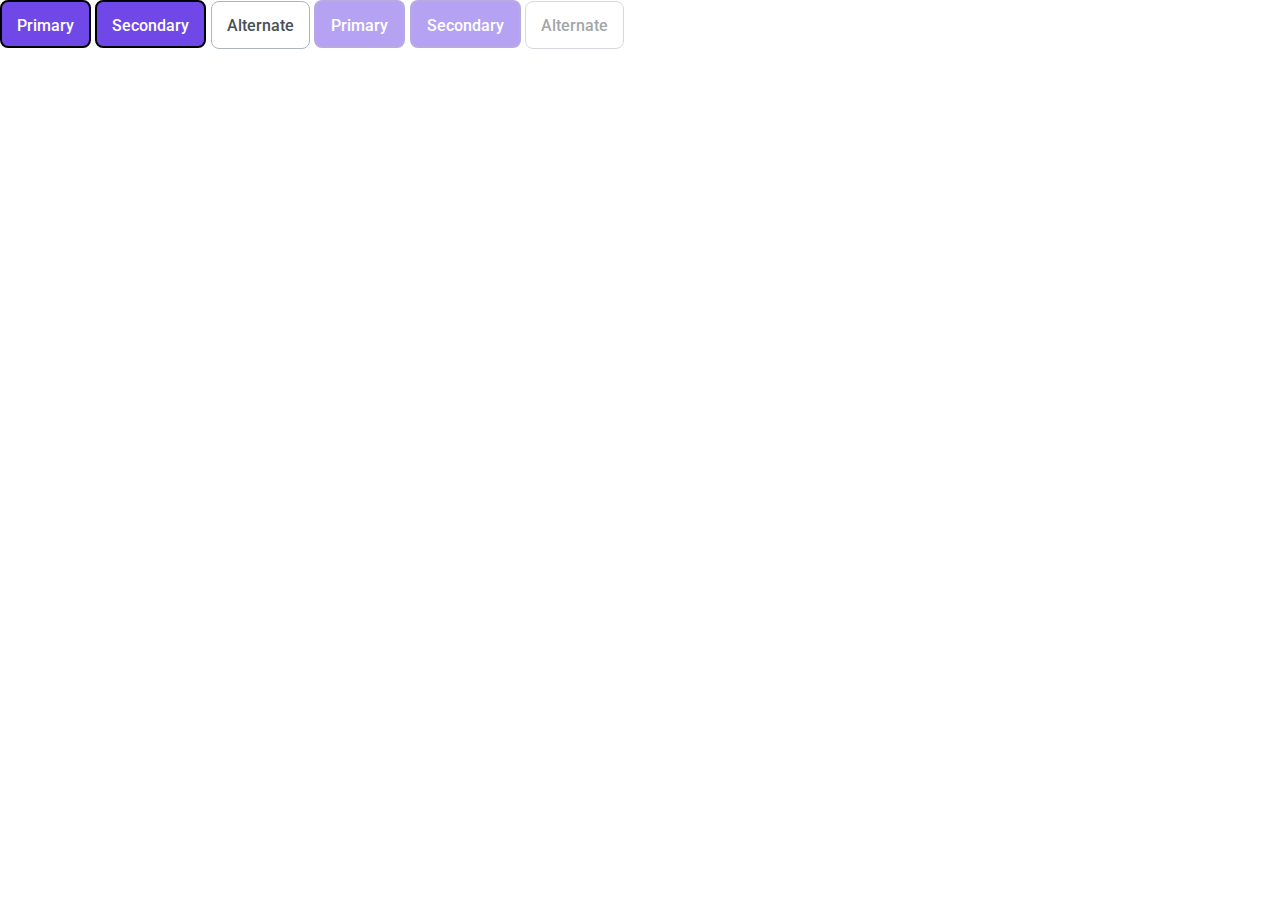
<file: 03-lection1/01-button/index.html>
<!DOCTYPE html>
<!-- Страница с кнопкой -->
<html lang="ru">
    <head>
        <link rel="stylesheet" href="../../assets/css/main.css">
        <link rel="stylesheet" href="button.css">
    </head>
    <body>
        <div>
        <button class="button button_primary">Primary</button>
        <button class="button button_secondary">Secondary</button>
        <button class="button button_alternate">Alternate</button>
        <button class="button button_primary" disabled>Primary</button>
        <button class="button button_secondary" disabled>Secondary</button>
        <button class="button button_alternate" disabled>Alternate</button>
        </div>
    </body>
</html>
</file>
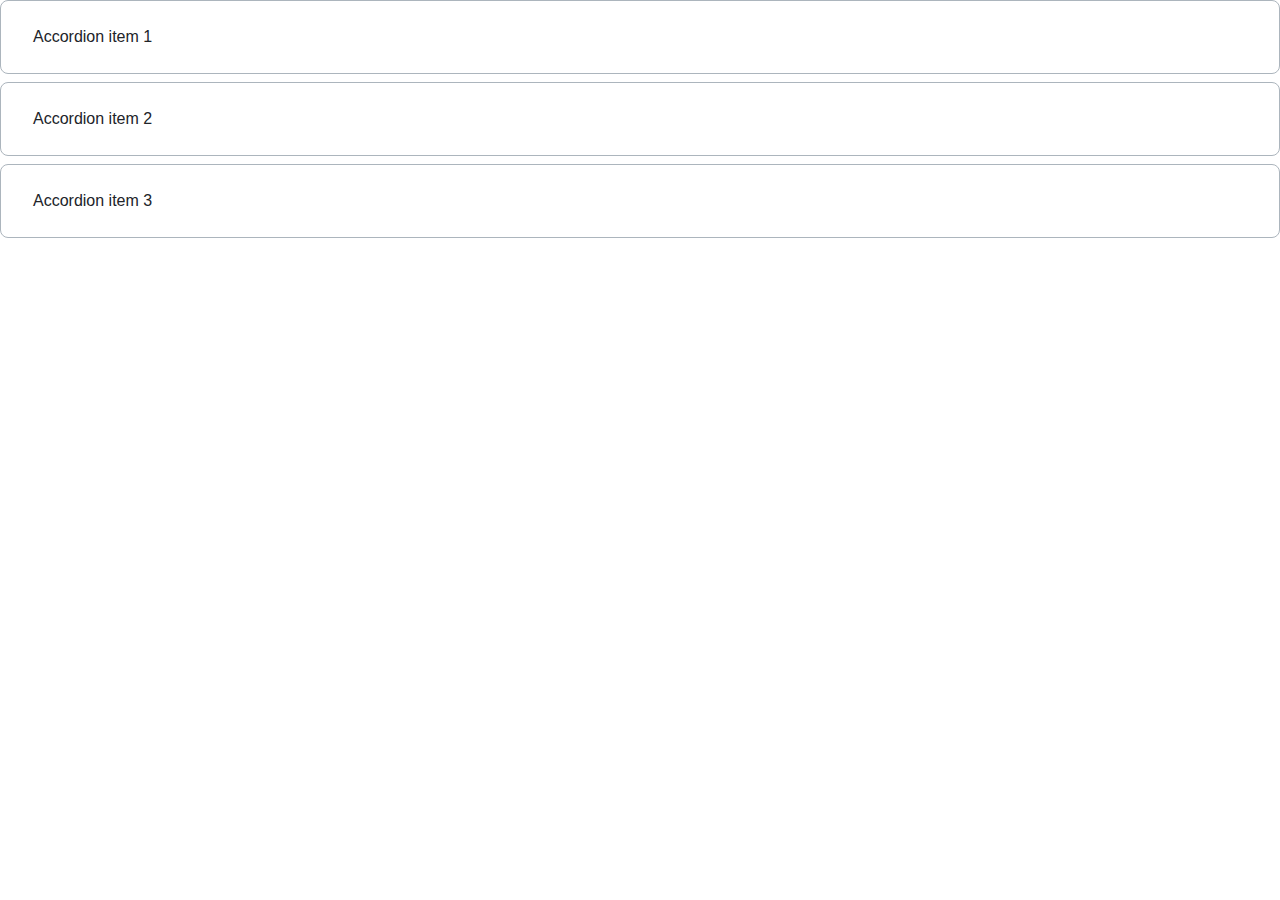
<file: 03-lection1/02-accordion/index.html>
<!DOCTYPE html>
<!-- Страница с аккордеоном -->
<html lang="ru">
    <head>
        <link rel="stylesheet" href="../../assets/css/main.css">
        <link rel="stylesheet" href="accordion.css">
    </head>
    <body>
        <div class="accordion">
            <details class="accordion__details">
                <summary class="accordion__summary">Accordion item 1</summary>
                <p class="accordion__text">
                    Amet minim mollit non deserunt ullamco est sit aliqua dolor do amet sint. Velit officia consequat duis enim velit mollit. Exercitation veniam consequat sunt nostrud amet.
                </p>
            </details>
            <details class="accordion__details">
                <summary class="accordion__summary">Accordion item 2</summary>            </summary>
                <p class="accordion__text">
                    Amet minim mollit non deserunt ullamco est sit aliqua dolor do amet sint. Velit officia consequat duis enim velit mollit. Exercitation veniam consequat sunt nostrud amet.
                </p>
            </details>
            <details class="accordion__details">
                <summary class="accordion__summary">Accordion item 3</summary>
                <p class="accordion__text">
                    Amet minim mollit non deserunt ullamco est sit aliqua dolor do amet sint. Velit officia consequat duis enim velit mollit. Exercitation veniam consequat sunt nostrud amet.
                </p>
            </details>
        </div>
    </body>
</html>
</file>
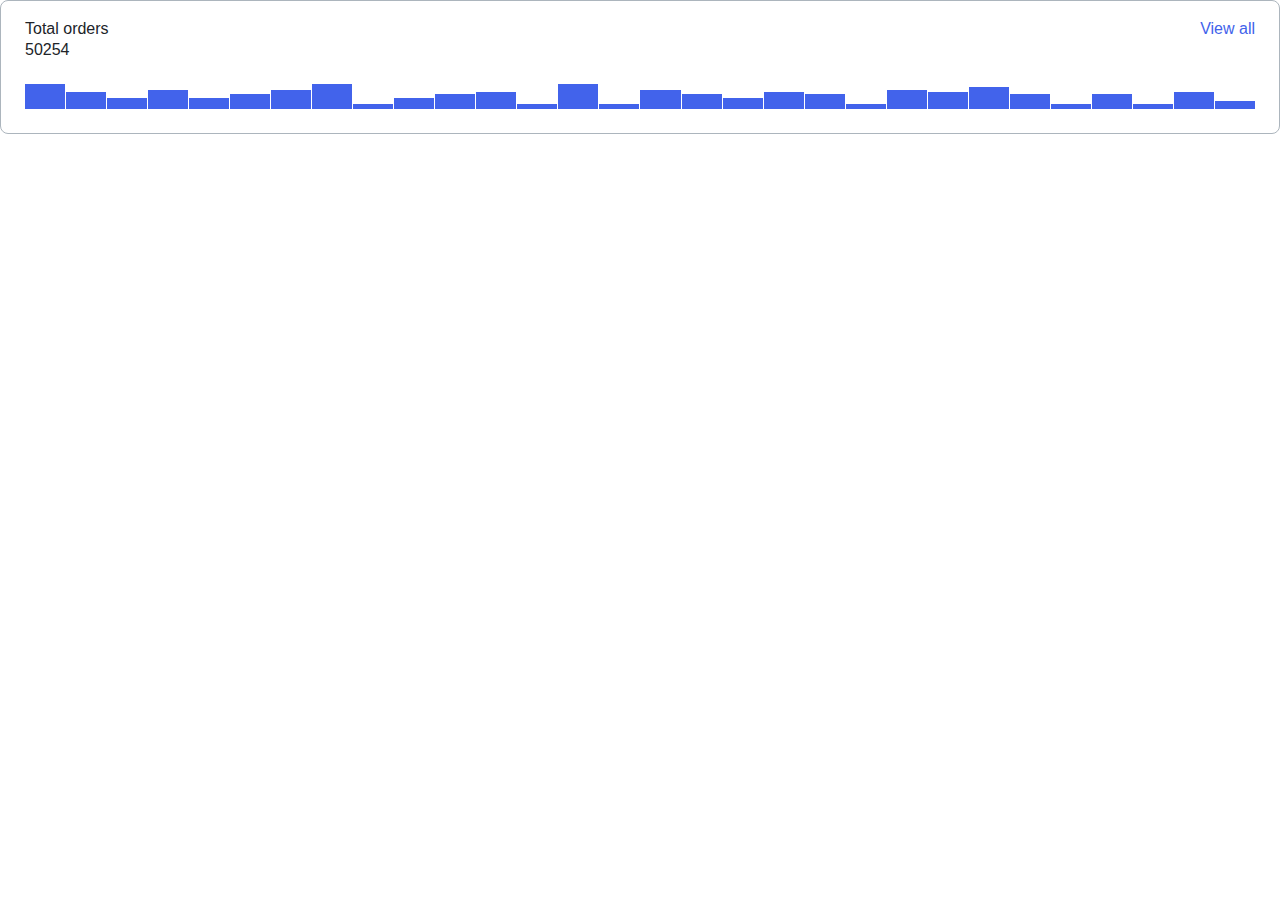
<file: 04-lection2/01-histogram/index.html>
<!DOCTYPE html>
<!-- Страница с гистограммой -->
<html lang="ru">
    <head>
        <link rel="stylesheet" href="../../assets/css/main.css">
        <link rel="stylesheet" href="./histogram.css">
    </head>
    <body>
        <div class="histogram">
            <div class="histogram__text">
                <div class="histogram__name">Total orders</div>
                <a class="histogram__link">View all</a>
            </div>
            <div class="histogram__data">50254</div>
            <div class="histogram__block">
                <div class="histogram__column" style="height: 50%;"></div>
                <div class="histogram__column" style="height: 35%;"></div>
                <div class="histogram__column" style="height: 22%;"></div>
                <div class="histogram__column" style="height: 39%;"></div>
                <div class="histogram__column" style="height: 22%;"></div>
                <div class="histogram__column" style="height: 30%;"></div>
                <div class="histogram__column" style="height: 39%;"></div>
                <div class="histogram__column" style="height: 50%;"></div>
                <div class="histogram__column" style="height: 11%;"></div>
                <div class="histogram__column" style="height: 22%;"></div>
                <div class="histogram__column" style="height: 30%;"></div>
                <div class="histogram__column" style="height: 35%;"></div>
                <div class="histogram__column" style="height: 11%;"></div>
                <div class="histogram__column" style="height: 50%;"></div>
                <div class="histogram__column" style="height: 11%;"></div>
                <div class="histogram__column" style="height: 39%;"></div>
                <div class="histogram__column" style="height: 30%;"></div>
                <div class="histogram__column" style="height: 22%;"></div>
                <div class="histogram__column" style="height: 35%;"></div>
                <div class="histogram__column" style="height: 30%;"></div>
                <div class="histogram__column" style="height: 11%;"></div>
                <div class="histogram__column" style="height: 39%;"></div>
                <div class="histogram__column" style="height: 35%;"></div>
                <div class="histogram__column" style="height: 45%;"></div>
                <div class="histogram__column" style="height: 30%;"></div>
                <div class="histogram__column" style="height: 11%;"></div>
                <div class="histogram__column" style="height: 30%;"></div>
                <div class="histogram__column" style="height: 11%;"></div>
                <div class="histogram__column" style="height: 35%;"></div>
                <div class="histogram__column" style="height: 17%;"></div>
            </div>
        </div>
    </body>
</html>
</file>
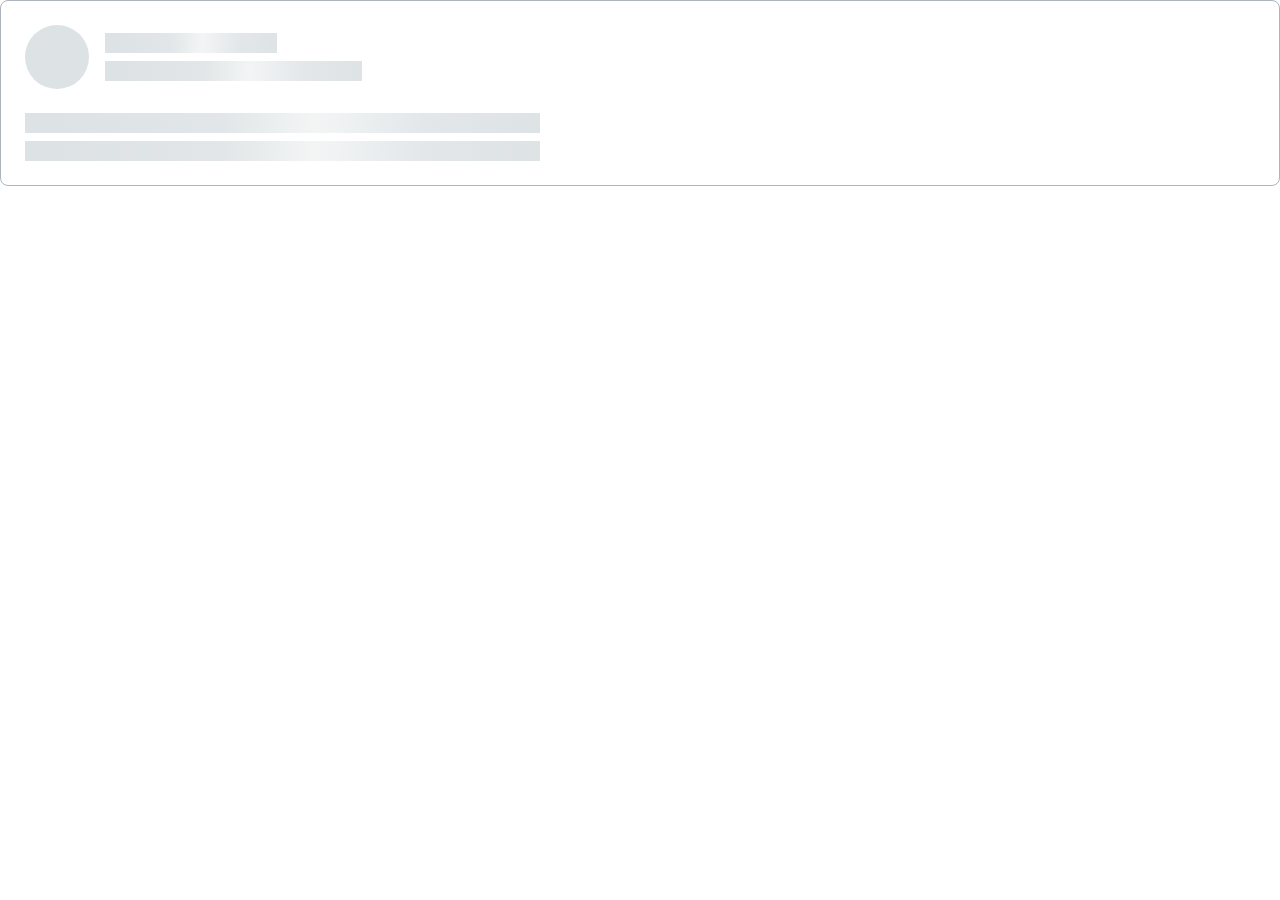
<file: 04-lection2/02-skeleton/index.html>
<!DOCTYPE html>
<!-- Страница со скелетоном -->
<html lang="ru">
    <head>
        <link rel="stylesheet" href="../../assets/css/main.css">
        <link rel="stylesheet" href="skeleton.css">
    </head>
    <body>
        <div class="skeleton">
            <div class="skeleton__header">
                <div class="skeleton__img"></div>
                <div class="skeleton__details">
                    <div class="skeleton__line skeleton__line_head-first"></div>
                    <div class="skeleton__line skeleton__line_head-second"></div>
                </div>
            </div>
            <div class="skeleton__description">
                <div class="skeleton__line skeleton__line_usial"></div>
                <div class="skeleton__line skeleton__line_usial"></div>
            </div>
        </div>

    </body>
</html>
</file>
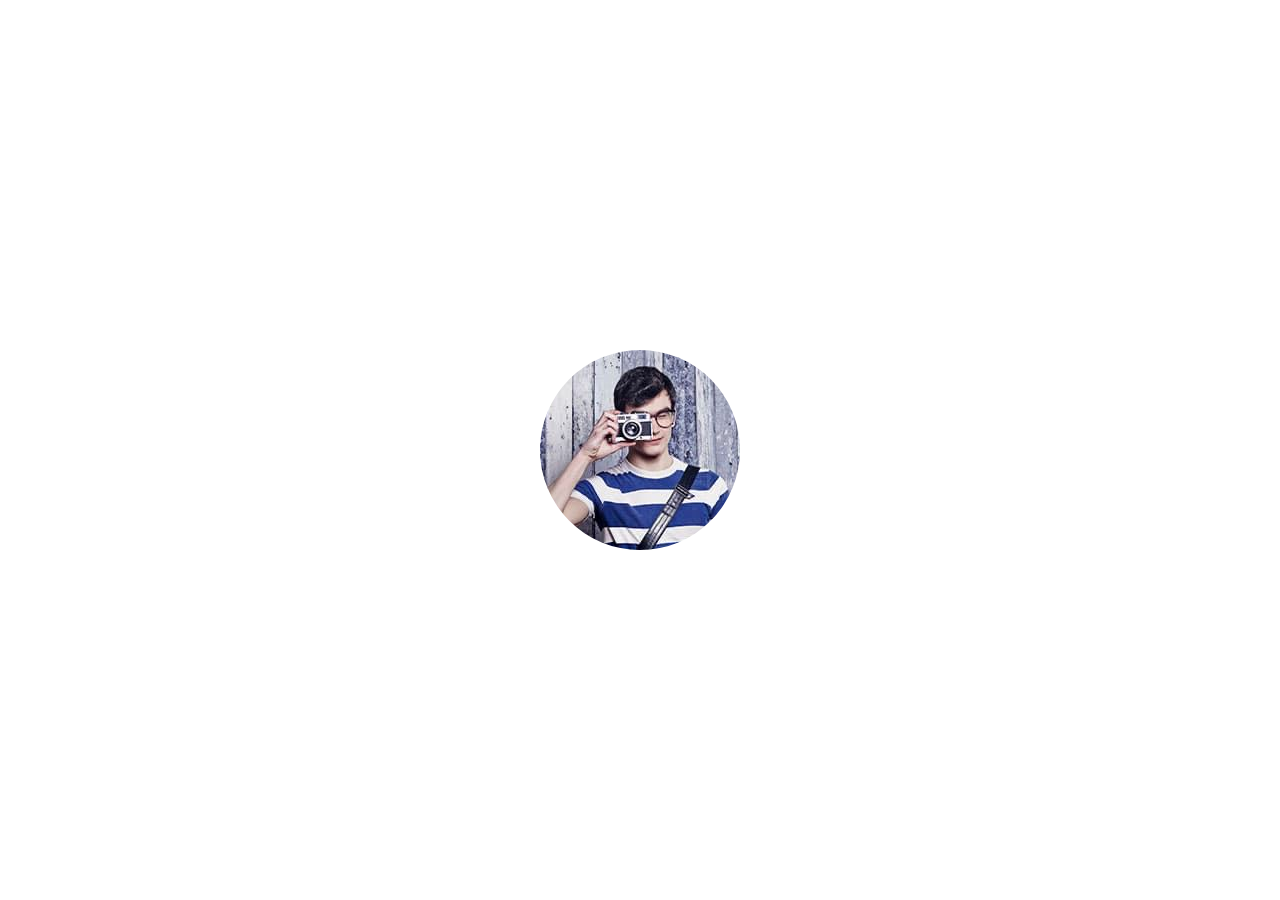
<file: 06-lection4/01-avatar/index.html>
<!DOCTYPE html>
<!-- Страница с аватаром -->
<html lang="ru">
    <head>
        <link rel="stylesheet" href="../../assets/css/main.css">
        <link rel="stylesheet" href="./avatar.css">
        <link rel="stylesheet" href="./index.css">
        <title>Avatar</title>
    </head>
    <body>
        <div class="avatar">
            <img class="avatar__image" src="./public/avatar-200.jpg">
        </div>
    </body>
</html>
</file>
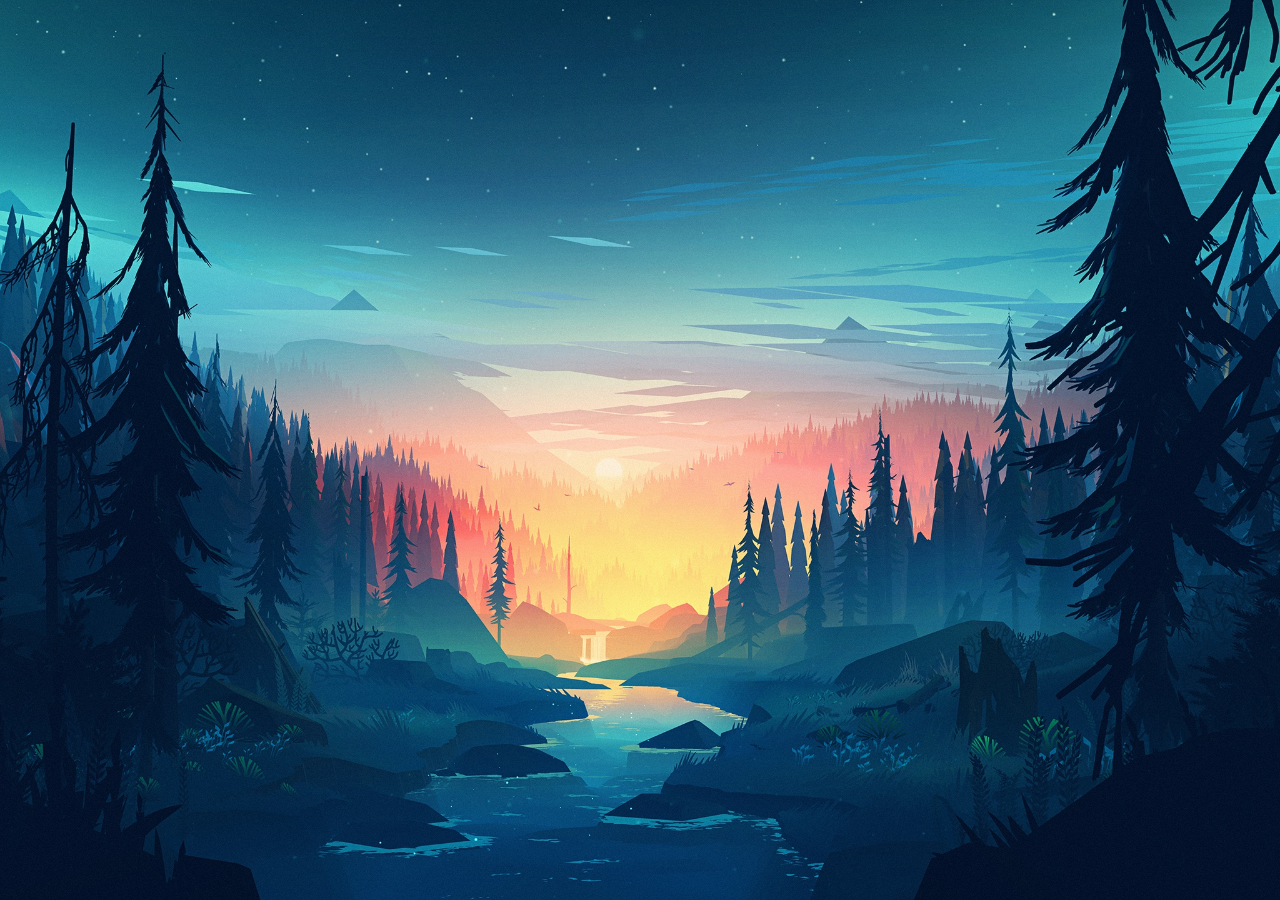
<file: 06-lection4/02-background-image/index.html>
<!DOCTYPE html>
<html lang="ru">
    <head>
        <link rel="stylesheet" href="../../assets/css/main.css">
        <link rel="stylesheet" href="./background-image.css">
        <link rel="stylesheet" href="./index.css">
        <title>Background</title>
    </head>
    <body>
        <div class="background"></div>
    </body>
</html>
</file>
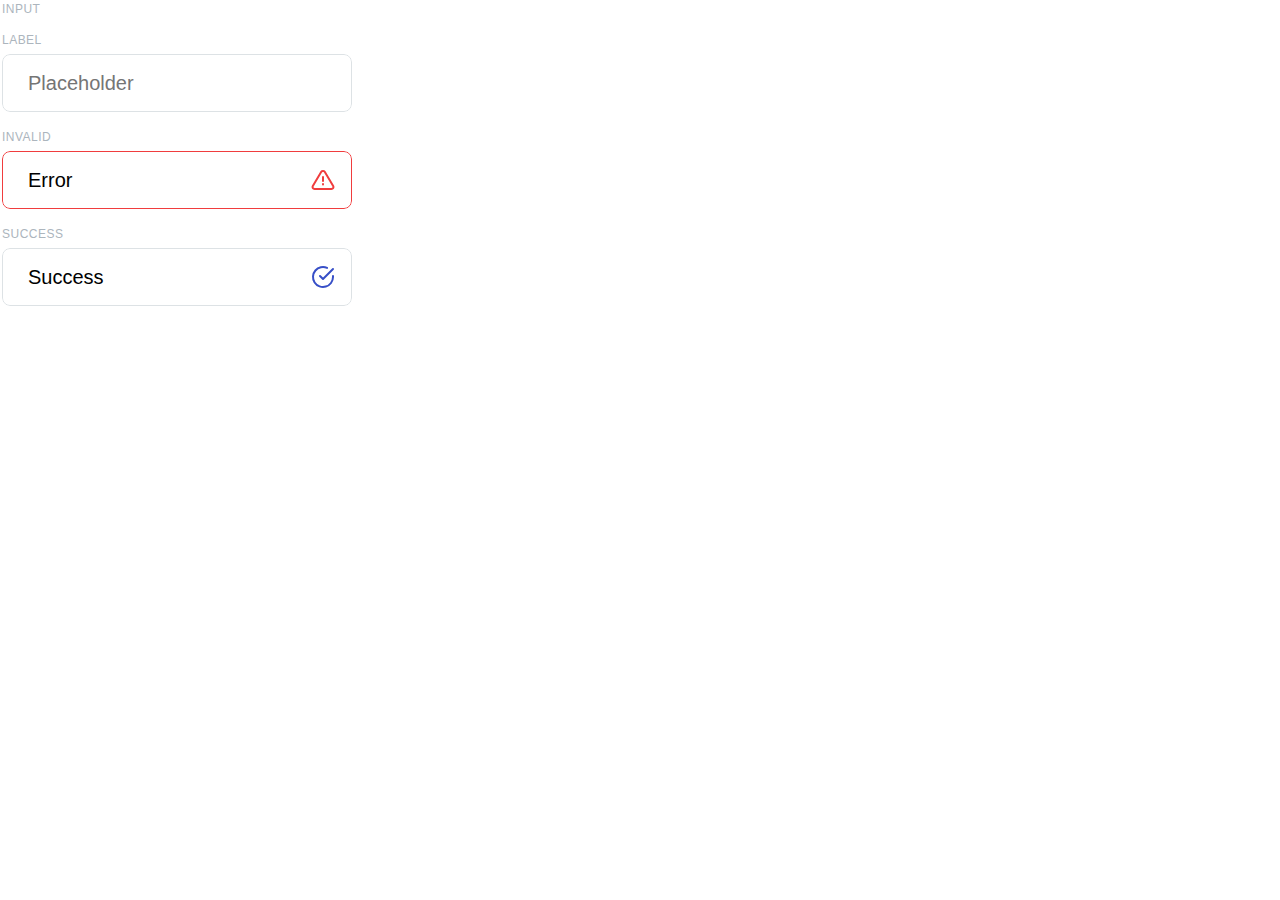
<file: 07-lection5/04-input/index.html>
<!DOCTYPE html>
<!-- Страница с полем ввода -->
<html lang="ru">
    <head>
        <link rel="stylesheet" href="./index.css">
        <link rel="stylesheet" href="../../assets/css/main.css">
        <link rel="stylesheet" href="./input.css">
    </head>
    <body>
        <form class="form">
            <fieldset class="form__fieldset">
                <legend class="form__legend">INPUT</legend>
                <label class="input form__control">
                    <p class="input__legend">LABEL</p>
                    <div class="input__fake">
                        <input class="input__control" type="text" placeholder="Placeholder">
                        <div class="input__state">
                            <svg class="input__icon input__icon_ok" viewBox="0 0 24 24" fill="none" xmlns="http://www.w3.org/2000/svg">
                                <path d="M22 11.08V12C21.9988 14.1564 21.3005 16.2547 20.0093 17.9818C18.7182 19.709 16.9033 20.9725 14.8354 21.5839C12.7674 22.1953 10.5573 22.1219 8.53447 21.3746C6.51168 20.6273 4.78465 19.2461 3.61096 17.4371C2.43727 15.628 1.87979 13.4881 2.02168 11.3363C2.16356 9.18455 2.99721 7.13631 4.39828 5.49706C5.79935 3.85781 7.69279 2.71537 9.79619 2.24013C11.8996 1.7649 14.1003 1.98232 16.07 2.85999" stroke="#374FC7" stroke-width="2" stroke-linecap="round" stroke-linejoin="round"/>
                                <path d="M22 4L12 14.01L9 11.01" stroke="#374FC7" stroke-width="2" stroke-linecap="round" stroke-linejoin="round"/>
                            </svg>
                            <svg class="input__icon input__icon_error" viewBox="0 0 24 24" fill="none" xmlns="http://www.w3.org/2000/svg">
                                <path d="M10.29 3.86002L1.82002 18C1.64539 18.3024 1.55299 18.6453 1.55201 18.9945C1.55103 19.3438 1.64151 19.6872 1.81445 19.9905C1.98738 20.2939 2.23675 20.5468 2.53773 20.7239C2.83871 20.901 3.18082 20.9962 3.53002 21H20.47C20.8192 20.9962 21.1613 20.901 21.4623 20.7239C21.7633 20.5468 22.0127 20.2939 22.1856 19.9905C22.3585 19.6872 22.449 19.3438 22.448 18.9945C22.4471 18.6453 22.3547 18.3024 22.18 18L13.71 3.86002C13.5318 3.56613 13.2807 3.32314 12.9812 3.15451C12.6817 2.98587 12.3438 2.89728 12 2.89728C11.6563 2.89728 11.3184 2.98587 11.0188 3.15451C10.7193 3.32314 10.4683 3.56613 10.29 3.86002V3.86002Z" stroke="#F03D3E" stroke-width="2" stroke-linecap="round" stroke-linejoin="round"/>
                                <path d="M12 9V13" stroke="#F03D3E" stroke-width="2" stroke-linecap="round" stroke-linejoin="round"/>
                                <path d="M12 16V16.5" stroke="#F03D3E" stroke-width="2" stroke-linecap="round" stroke-linejoin="round"/>
                            </svg>
                        </div>
                    </div>
                </label>
                <label class="input form__control">
                    <p class="input__legend">INVALID</p>
                    <div class="input__fake">
                        <input class="input__control input__control_invalid" type="text" placeholder="Placeholder" value="Error">
                        <div class="input__state">
                            <svg class="input__icon input__icon_ok" viewBox="0 0 24 24" fill="none" xmlns="http://www.w3.org/2000/svg">
                                <path d="M22 11.08V12C21.9988 14.1564 21.3005 16.2547 20.0093 17.9818C18.7182 19.709 16.9033 20.9725 14.8354 21.5839C12.7674 22.1953 10.5573 22.1219 8.53447 21.3746C6.51168 20.6273 4.78465 19.2461 3.61096 17.4371C2.43727 15.628 1.87979 13.4881 2.02168 11.3363C2.16356 9.18455 2.99721 7.13631 4.39828 5.49706C5.79935 3.85781 7.69279 2.71537 9.79619 2.24013C11.8996 1.7649 14.1003 1.98232 16.07 2.85999" stroke="#374FC7" stroke-width="2" stroke-linecap="round" stroke-linejoin="round"/>
                                <path d="M22 4L12 14.01L9 11.01" stroke="#374FC7" stroke-width="2" stroke-linecap="round" stroke-linejoin="round"/>
                            </svg>
                            <svg class="input__icon input__icon_error" viewBox="0 0 24 24" fill="none" xmlns="http://www.w3.org/2000/svg">
                                <path d="M10.29 3.86002L1.82002 18C1.64539 18.3024 1.55299 18.6453 1.55201 18.9945C1.55103 19.3438 1.64151 19.6872 1.81445 19.9905C1.98738 20.2939 2.23675 20.5468 2.53773 20.7239C2.83871 20.901 3.18082 20.9962 3.53002 21H20.47C20.8192 20.9962 21.1613 20.901 21.4623 20.7239C21.7633 20.5468 22.0127 20.2939 22.1856 19.9905C22.3585 19.6872 22.449 19.3438 22.448 18.9945C22.4471 18.6453 22.3547 18.3024 22.18 18L13.71 3.86002C13.5318 3.56613 13.2807 3.32314 12.9812 3.15451C12.6817 2.98587 12.3438 2.89728 12 2.89728C11.6563 2.89728 11.3184 2.98587 11.0188 3.15451C10.7193 3.32314 10.4683 3.56613 10.29 3.86002V3.86002Z" stroke="#F03D3E" stroke-width="2" stroke-linecap="round" stroke-linejoin="round"/>
                                <path d="M12 9V13" stroke="#F03D3E" stroke-width="2" stroke-linecap="round" stroke-linejoin="round"/>
                                <path d="M12 16V16.5" stroke="#F03D3E" stroke-width="2" stroke-linecap="round" stroke-linejoin="round"/>
                            </svg>
                        </div>
                    </div>
                </label>
                <label class="input form__control">
                    <p class="input__legend">SUCCESS</p>
                    <div class="input__fake">
                        <input class="input__control input__control_success" type="text" placeholder="Placeholder" value="Success">
                        <div class="input__state">
                            <svg class="input__icon input__icon_ok" viewBox="0 0 24 24" fill="none" xmlns="http://www.w3.org/2000/svg">
                                <path d="M22 11.08V12C21.9988 14.1564 21.3005 16.2547 20.0093 17.9818C18.7182 19.709 16.9033 20.9725 14.8354 21.5839C12.7674 22.1953 10.5573 22.1219 8.53447 21.3746C6.51168 20.6273 4.78465 19.2461 3.61096 17.4371C2.43727 15.628 1.87979 13.4881 2.02168 11.3363C2.16356 9.18455 2.99721 7.13631 4.39828 5.49706C5.79935 3.85781 7.69279 2.71537 9.79619 2.24013C11.8996 1.7649 14.1003 1.98232 16.07 2.85999" stroke="#374FC7" stroke-width="2" stroke-linecap="round" stroke-linejoin="round"/>
                                <path d="M22 4L12 14.01L9 11.01" stroke="#374FC7" stroke-width="2" stroke-linecap="round" stroke-linejoin="round"/>
                            </svg>
                            <svg class="input__icon input__icon_error" viewBox="0 0 24 24" fill="none" xmlns="http://www.w3.org/2000/svg">
                                <path d="M10.29 3.86002L1.82002 18C1.64539 18.3024 1.55299 18.6453 1.55201 18.9945C1.55103 19.3438 1.64151 19.6872 1.81445 19.9905C1.98738 20.2939 2.23675 20.5468 2.53773 20.7239C2.83871 20.901 3.18082 20.9962 3.53002 21H20.47C20.8192 20.9962 21.1613 20.901 21.4623 20.7239C21.7633 20.5468 22.0127 20.2939 22.1856 19.9905C22.3585 19.6872 22.449 19.3438 22.448 18.9945C22.4471 18.6453 22.3547 18.3024 22.18 18L13.71 3.86002C13.5318 3.56613 13.2807 3.32314 12.9812 3.15451C12.6817 2.98587 12.3438 2.89728 12 2.89728C11.6563 2.89728 11.3184 2.98587 11.0188 3.15451C10.7193 3.32314 10.4683 3.56613 10.29 3.86002V3.86002Z" stroke="#F03D3E" stroke-width="2" stroke-linecap="round" stroke-linejoin="round"/>
                                <path d="M12 9V13" stroke="#F03D3E" stroke-width="2" stroke-linecap="round" stroke-linejoin="round"/>
                                <path d="M12 16V16.5" stroke="#F03D3E" stroke-width="2" stroke-linecap="round" stroke-linejoin="round"/>
                            </svg>
                        </div>
                    </div>
                </label>
            </fieldset>
        </form>
    </body>
</html>
</file>
<file: 03-lection1/01-button/button.css>
.button {
    font-size: 16px;
    font-weight: 500;
    line-height: 18.75px;
    text-align: center;
    font-family: 'Roboto', sans-serif;
    padding: 15px 15px 14px;
    cursor: pointer;
    height: 48px;
    border-radius: 8px;
    border-style: solid;
}

.button_primary {
    background-color: var(--blue-2);
    color: var(--white);
}

.button_secondary {
    background-color: var(--purple);
    color: var(--white);
}

.button_alternate {
    background-color: var(--white);
    color: var(--grey-4);
    border: 1px solid var(--grey-3);
}

.button_primary:hover {
    background-color: var(--blue-3);
}

.button_secondary:hover {
    background-color: var(--purple-2);
}

.button_alternate:hover {
    border-color: var(--black);
}

.button:disabled {
    opacity: 0.5;
    pointer-events: none;
}
</file>
<file: 03-lection1/02-accordion/accordion.css>
/* Стилизация аккордеона */
.accordion__details {
    border-radius: 8px;
    border: 1px solid var(--grey-3);
    background: var(--white);
    padding: 24px 32px;
    margin-bottom: 8px;
}

.accordion__details:last-child {
    margin-bottom: 0;
}

.accordion__summary {
    list-style: none; 
    cursor: pointer;
    color: var(--black);
    font-size: 16px;
    font-weight: 400;
    line-height: 24px;
    text-align: left;
    text-underline-position: from-font;
    text-decoration-skip-ink: none;
}

.accordion__text {
    padding-top: 16px;
    padding-bottom: 8px;
    margin-top: 0px;
    margin-bottom: 0px;
    font-size: 16px;
    font-weight: 400;
    line-height: 24px;
    text-align: left;
    text-underline-position: from-font;
    text-decoration-skip-ink: none;
    color: var(--grey-4);
}
</file>
<file: 04-lection2/01-histogram/histogram.css>
.histogram {
    display: flex;
    flex-direction: column;
    color: var(--white);
    border-radius: 8px;
    border: 1px solid var(--grey-3);
    background-color: var(--white);
    box-sizing: content-box;
    padding: 16px 24px 24px 24px;
}

.histogram__text {
    display: flex;
    font-size: 16px;
    flex-direction: row;
    justify-content: space-between;

}

.histogram__name {
    color: var(--black);
    font-size: 16px;
    font-weight: 400;
    line-height: 24px;
    text-align: left;
    text-underline-position: from-font;
    text-decoration-skip-ink: none;
}

.histogram__link {
    color: var(--blue-4);
    text-underline-position: from-font;
    text-decoration-skip-ink: none;
    cursor: pointer;
    position: relative;
    margin-top: 3px;
}

.histogram__data {
    color: var(--black);
    text-underline-position: from-font;
    text-decoration-skip-ink: none;
}

.histogram__block {
    display: flex;
    align-items: flex-end; 
    height: 50px;
    gap: 1px;
}

.histogram__column {
    flex-grow: 1;
    background-color: var(--blue-4);
}
</file>
<file: 04-lection2/02-skeleton/skeleton.css>
.skeleton {
    display: flex;
    flex-direction: column;
    gap: 24px;
    border: 1px solid var(--grey-3); 
    background-color: var(--white);
    border-radius: 8px;
    padding: 24px 24px;
}

.skeleton__header {
    display: flex;
    gap: 16px;
}

.skeleton__img {
    background-color: var(--grey-2);
    border-radius: 50%;
    width: 64px;
    height: 64px;
}

.skeleton__details {
    display: flex;
    flex-direction: column;
    justify-content: center;
    gap: 8px;
}

.skeleton__line {
    height: 20px;
    background: linear-gradient(92.51deg, #DDE2E5 6.44%, #E2E6E8 38.47%, #F3F5F5 56.48%, #E3E7EA 77.5%, #DDE2E5 102.52%);
}

.skeleton__line_head-first {
    width: 172px;
}

.skeleton__line_head-second {
    width: 257px;
}

.skeleton__line_usial {
    width: 515px;
}

.skeleton__description {
    display: flex;
    flex-direction: column;
    gap: 8px;
}
</file>
<file: 06-lection4/01-avatar/avatar.css>
.avatar {
    width: 200px;
    height: 200px;
    border-radius: 50%;
    overflow: hidden;
}

.avatar__image {
    width: 100%;
    height: 100%;
    object-fit: cover;
}
</file>
<file: 06-lection4/01-avatar/index.css>
html {
    margin: 0;
    height: 100%;
}

body {
    margin: 0;
    height: 100%;
    display: flex;
    justify-content: center;
    align-items: center;
}
</file>
<file: 06-lection4/02-background-image/background-image.css>
.background {
    background-image: url('./public/forest_768.jpg');
    background-repeat: no-repeat;
    background-size: cover;
    height: 100%;
    background-position: center center;
}

@media screen and (min-width: 768px) {
    .background {
        background-image: url('./public/forest_1024.jpg');
    }
}

@media screen and (min-width: 1280px) {
    .background {
        background-image: url('./public/forest_2560.jpg');
    }
}
</file>
<file: 06-lection4/02-background-image/index.css>
html {
    margin: 0;
    height: 100%;
}

body {
    margin: 0;
    height: 100%;
}
</file>
<file: 07-lection5/04-input/index.css>
html, body {
    margin: 0;
    height: 100%;
}

p {
    margin: 0;
}

.form__control {
    margin-bottom: 16px;
}

.form__fieldset {
    border: none;
    padding: 0;
}

.form__legend {
    display: block;
    margin-bottom: 13px;
    font-weight: 500;
    font-size: 12px;
    line-height: 18px;
    letter-spacing: 0.04em;
    text-transform: uppercase;
    color: #ACB5BD;
}
</file>
<file: 07-lection5/04-input/input.css>
.input {
    display: block;
    max-width: 350px;
    cursor: text;
}

.input__legend {
    margin-bottom: 5px;

    font-weight: 500;
    font-size: 12px;
    line-height: 18px;

    letter-spacing: 0.04em;
    text-transform: uppercase;

    color: #ACB5BD;
}

.input__fake {
    position: relative;
    border-radius: 8px;
    overflow: hidden;
}

.input__control {
    width: 100%;
    padding: 15px 17px 15px 25px;
    border: 1px solid #DDE2E5;
    border-radius: 8px;
    box-sizing: border-box;
    outline: none;

    font-size: 20px;
    line-height: 26px;

    text-overflow: ellipsis;
}

.input__icon {
    display: none;
    position: absolute;
    width: 24px;
    height: 24px;
    right: 17px;
    top: 50%;
    transform: translateY(-50%);
}

.input__control:focus {
    border-color: #4263EB;
}

.input__control_success:not(:focus) {
    padding-right: 57px;
}

.input__control_invalid:not(:focus) {
    padding-right: 57px;
    border-color: #F03D3E;
}

.input__control_invalid:not(:focus) ~ .input__state .input__icon_error {
    display: block;
}

.input__control_success:not(:focus) ~ .input__state .input__icon_ok {
    display: block;
}
</file>
<file: assets/css/main.css>
@import 'normalize.css';
@import '../fonts/fonts.css';
@import '../../components/page/page.css';
@import '../../components/header/header.css';
@import '../../components/main/main.css';
@import '../../components/footer/footer.css';

:root {
    --white: #ffffff;
    --black: #212429;
    --pink: #F784AD;
    --purple: #7048E8;
    --purple-2: #5028C6;
    --blue: #374FC7;
    --blue-2: #7048E8;
    --blue-3: #2342C0;
    --blue-4: #4263EB;
    --red: #F03D3E;
    --grey-1: #F8F9FA;
    --grey-2: #DDE2E5;
    --grey-3: #ACB5BD;
    --grey-4: #495057;

    --error: var(--red);
    --success: var(--blue);

    --primary: var(--blue);
    --secondary: var(--purple);
}

body {
    font-family: 'Inter', sans-serif;
}
</file>
